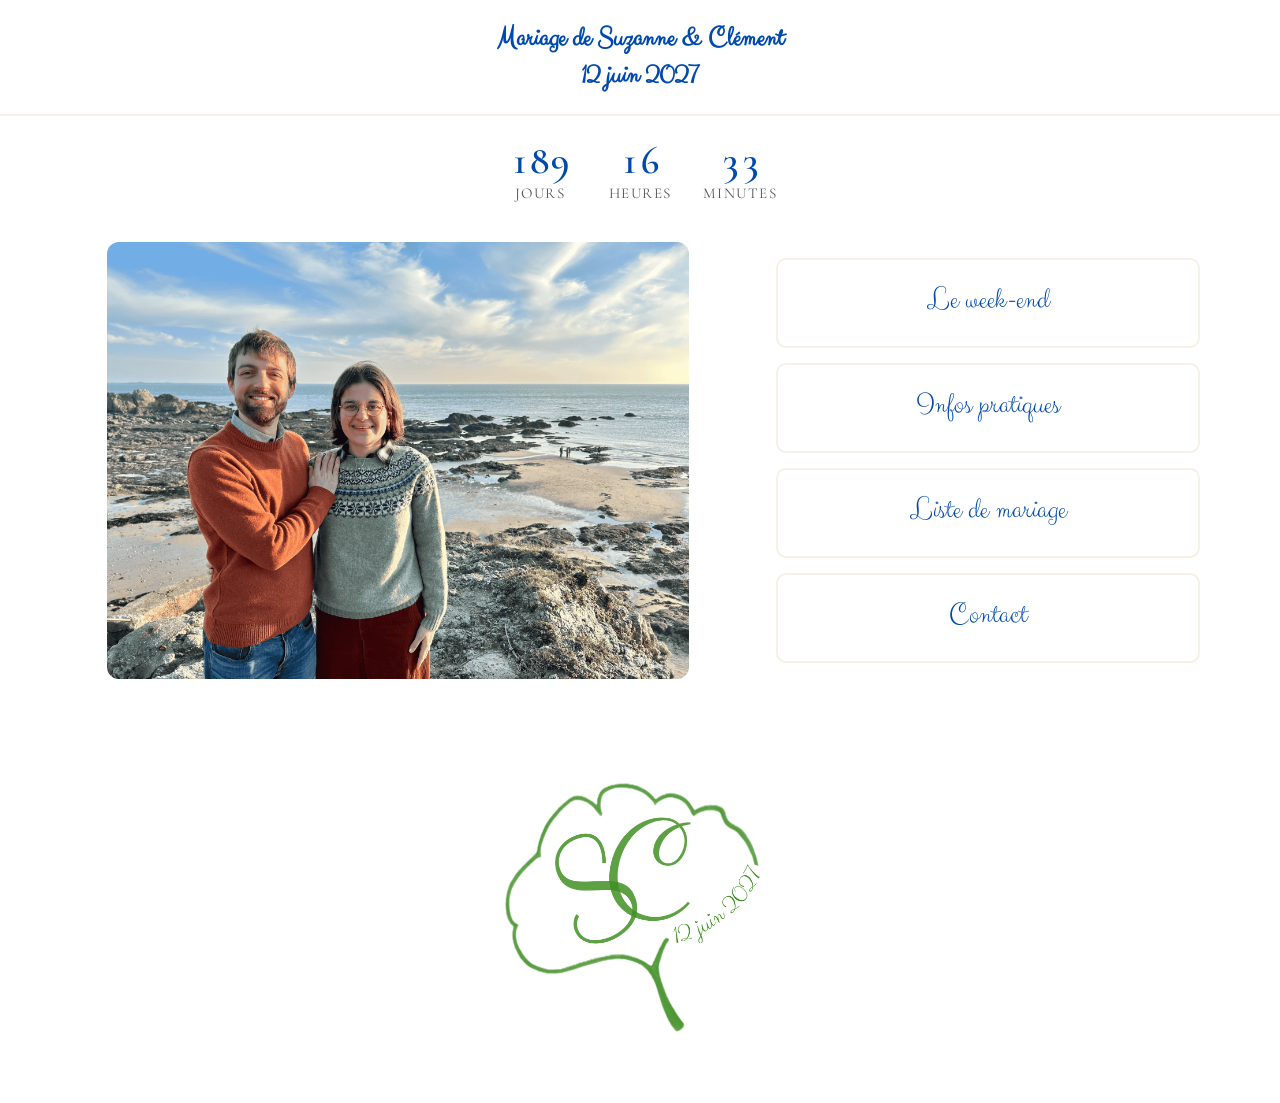
<file: index.html>
<!DOCTYPE html>
<html lang="fr">
<head>
  <meta charset="UTF-8" />
  <meta name="viewport" content="width=device-width, initial-scale=1.0" />
  <title>Suzanne & Clément - 12 juin 2027</title>

  <!-- Preconnect + Fonts -->
  <link rel="preconnect" href="https://fonts.googleapis.com">
  <link rel="preconnect" href="https://fonts.gstatic.com" crossorigin>
  <link href="https://fonts.googleapis.com/css2?family=Clicker+Script&family=Cormorant+Garamond:wght@300;400;600&display=swap" rel="stylesheet">

  <!-- CSS -->
  <link rel="stylesheet" href="/assets/css/style.css" />
  <link rel="stylesheet" href="/assets/css/header.css" />
  <link rel="stylesheet" href="/assets/css/home.css" />
</head>

<body>

  <nav class="site-header">
    <a href="/index.html" class="header">Mariage de Suzanne & Clément<br>12 juin 2027</a>
  </nav>

  <main id="main">

    <div class="countdown" data-countdown>
      <div class="unit">
        <div class="value" data-days>–</div>
        <div class="label">jours</div>
      </div>
      <div class="unit">
        <div class="value" data-hours>–</div>
        <div class="label">heures</div>
      </div>
      <div class="unit">
        <div class="value" data-minutes>–</div>
        <div class="label">minutes</div>
      </div>
    </div>
    <p class="place" data-countdown-message hidden style="text-align:center; margin-top: 20px;">C'est le grand jour !</p>

<div class="hero-teaser">

  <div class="hero">
    <img
      src="/assets/images/suzanne_clement.png"
      alt="Suzanne et Clément au Croisic"
      class="hero-image"
      width="582"
      height="567"
      loading="eager"
      fetchpriority="high">
  </div>

  <nav class="teaser" aria-label="Rubriques du site">
    <a href="/pages/weekend.html">
      <span class="teaser-title">Le week-end</span>
    </a>
    <a href="/pages/informations-pratiques.html">
      <span class="teaser-title">Infos pratiques</span>
    </a>
    <a href="/pages/liste-mariage.html">
      <span class="teaser-title">Liste de mariage</span>
    </a>
    <a href="/pages/contact.html">
      <span class="teaser-title">Contact</span>
    </a>
  </nav>

</div>

  <div class="logo">
    <img
        src="/assets/images/logo.png"
        alt="Logo du mariage"
        class="hero-image"
        loading="lazy">
  </div>

  </main>

  <script src="/assets/js/menu.js" defer></script>
  <script src="/assets/js/countdown.js" defer></script>

</body>
</html>
</file>
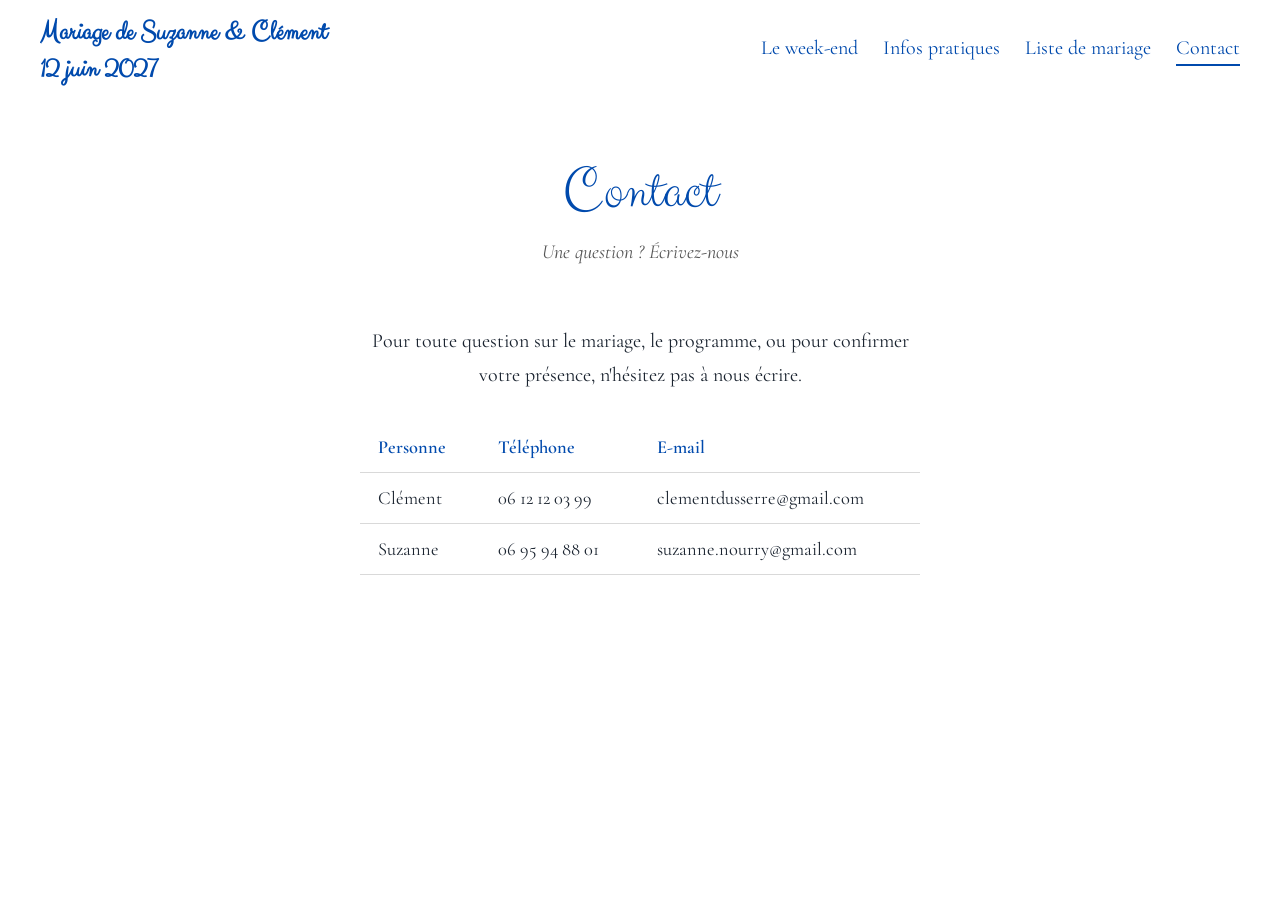
<file: pages/contact.html>
<!DOCTYPE html>
<html lang="fr">
<head>
  <meta charset="UTF-8" />
  <meta name="viewport" content="width=device-width, initial-scale=1.0" />
  <title>Contact - Mariage Suzanne & Clément</title>
  <meta name="description" content="Une question sur le mariage de Suzanne et Clément le 12 juin 2027 ? Contactez-nous." />
  <meta property="og:title" content="Contact - Mariage Suzanne & Clément" />
  <meta property="og:description" content="Écrivez-nous pour toute question sur le mariage." />
  <meta property="og:type" content="website" />
  <link rel="canonical" href="https://mariagesuzanneclement.fr/pages/contact.html" />
  <link rel="icon" type="image/svg+xml" href="/assets/images/favicon.svg" />

  <link rel="preconnect" href="https://fonts.googleapis.com">
  <link rel="preconnect" href="https://fonts.gstatic.com" crossorigin>
  <link href="https://fonts.googleapis.com/css2?family=Clicker+Script&family=Cormorant+Garamond:wght@300;400;600&display=swap" rel="stylesheet">

  <link rel="stylesheet" href="/assets/css/style.css" />
  <link rel="stylesheet" href="/assets/css/header.css" />
  <link rel="stylesheet" href="/assets/css/contact.css" />
</head>

<body>

  <nav>
    <a href="/index.html" class="header">Mariage de Suzanne & Clément<br>12 juin 2027</a>

    <input type="checkbox" id="toggle">
    <label for="toggle" class="burger" aria-label="Ouvrir le menu">☰</label>

    <div class="menu">
      <a href="/pages/weekend.html">Le week-end</a>
      <a href="/pages/informations-pratiques.html">Infos pratiques</a>
      <a href="/pages/liste-mariage.html">Liste de mariage</a>
      <a href="/pages/contact.html" aria-current="page">Contact</a>
    </div>
  </nav>

  <main id="main">

    <header class="page-header">
      <h1>Contact</h1>
      <p>Une question ? Écrivez-nous</p>
    </header>

    <section class="section">
      <div class="contact-wrap">
        <p>Pour toute question sur le mariage, le programme, ou pour confirmer votre présence, n'hésitez pas à nous écrire.</p>

        <table class="contact-table">
          <thead>
            <tr>
              <th>Personne</th>
              <th>Téléphone</th>
              <th>E-mail</th>
            </tr>
          </thead>
          <tbody>
            <tr>
              <td>Clément</td>
              <td><a href="tel:+33612120399">06 12 12 03 99</a></td>
              <td><a href="mailto:clementdusserre@gmail.com">clementdusserre@gmail.com</a></td>
            </tr>
            <tr>
              <td>Suzanne</td>
              <td><a href="tel:+33695948801">06 95 94 88 01</a></td>
              <td><a href="mailto:suzanne.nourry@gmail.com">suzanne.nourry@gmail.com</a></td>
            </tr>
          </tbody>
        </table>
        
      </div>
    </section>

  </main>
  <script src="/assets/js/menu.js" defer></script>

</body>
</html>
</file>
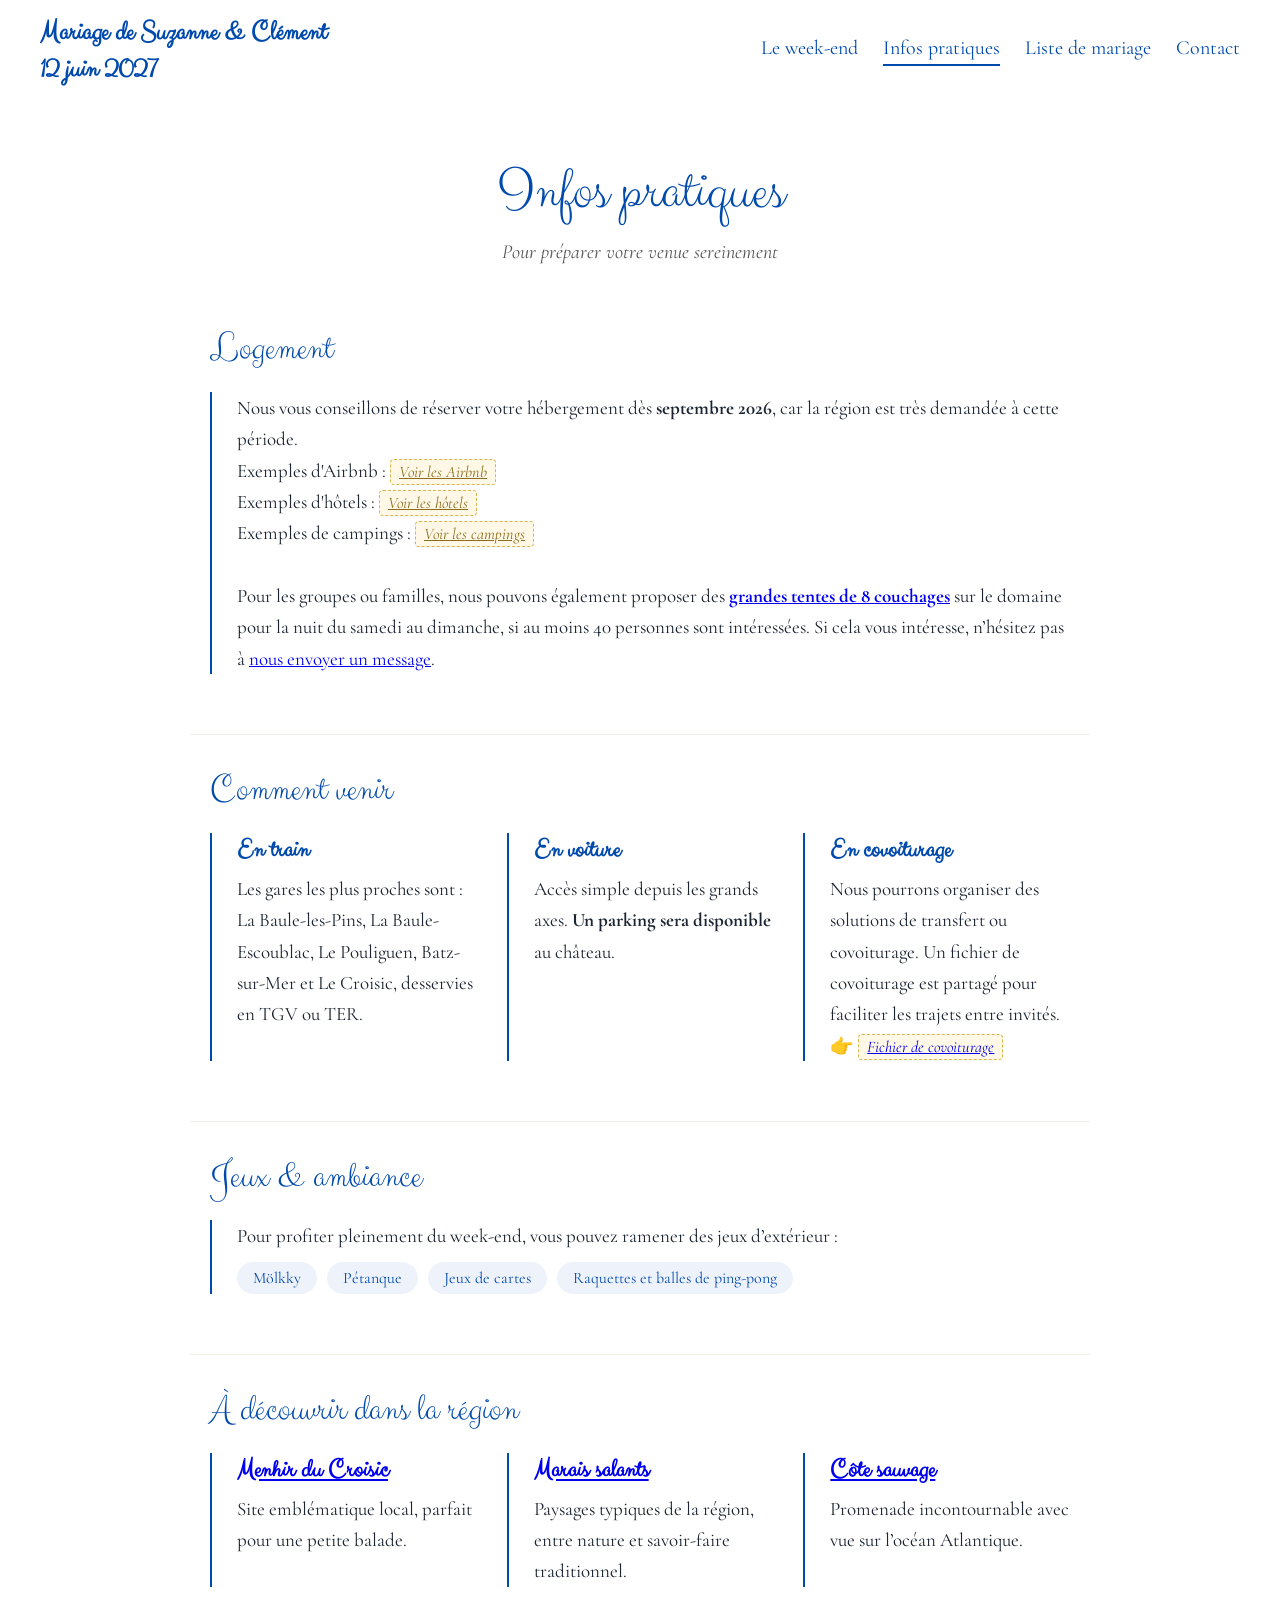
<file: pages/informations-pratiques.html>
<!DOCTYPE html>
<html lang="fr">
<head>
  <meta charset="UTF-8" />
  <meta name="viewport" content="width=device-width, initial-scale=1.0" />
  <title>Informations pratiques - Mariage Suzanne & Clément</title>
  <meta name="description" content="Adresse du lieu, hébergements conseillés, dress code et conseils pratiques pour le mariage de Suzanne et Clément le 12 juin 2027." />
  <meta property="og:title" content="Informations pratiques - Mariage Suzanne & Clément" />
  <meta property="og:description" content="Adresse, logement, dress code : tout ce qu'il faut savoir avant de venir." />
  <meta property="og:type" content="website" />
  <link rel="canonical" href="https://mariagesuzanneclement.fr/pages/informations-pratiques.html" />
  <link rel="icon" type="image/svg+xml" href="/assets/images/favicon.svg" />

  <link rel="preconnect" href="https://fonts.googleapis.com">
  <link rel="preconnect" href="https://fonts.gstatic.com" crossorigin>
  <link href="https://fonts.googleapis.com/css2?family=Clicker+Script&family=Cormorant+Garamond:wght@300;400;600&display=swap" rel="stylesheet">

  <link rel="stylesheet" href="/assets/css/style.css" />
  <link rel="stylesheet" href="/assets/css/header.css" />
  <link rel="stylesheet" href="/assets/css/informations-pratiques.css" />
</head>

<body>

  <nav>
    <a href="/index.html" class="header">Mariage de Suzanne & Clément<br>12 juin 2027</a>

    <input type="checkbox" id="toggle">
    <label for="toggle" class="burger" aria-label="Ouvrir le menu">☰</label>

    <div class="menu">
      <a href="/pages/weekend.html">Le week-end</a>
      <a href="/pages/informations-pratiques.html" aria-current="page">Infos pratiques</a>
      <a href="/pages/liste-mariage.html">Liste de mariage</a>
      <a href="/pages/contact.html">Contact</a>
    </div>
  </nav>

  <main id="main">

    <header class="page-header">
      <h1>Infos pratiques</h1>
      <p>Pour préparer votre venue sereinement</p>
    </header>

    <section class="section">
      <h2>Logement</h2>
    
      <div class="rule-block">  
        <p>
          Nous vous conseillons de réserver votre hébergement dès <strong>septembre 2026</strong>, car la région est très demandée à cette période.
        <br></p>
        <p>
            Exemples d'Airbnb : <a href="https://www.airbnb.fr/s/Gu%C3%A9rande/homes?refinement_paths%5B%5D=%2Fhomes&acp_id=c9c6e1f9-29df-4b58-a4cb-7bcd85df9ed4&date_picker_type=flexible_dates&place_id=ChIJKSG-_vFbBUgRelqdrYm_eZk&checkin=2027-06-11&checkout=2027-06-13&flexible_trip_dates%5B%5D=june&flexible_trip_lengths%5B%5D=weekend_trip&search_type=user_map_move&query=Gu%C3%A9rande&monthly_start_date=2026-08-01&monthly_length=3&monthly_end_date=2026-11-01&search_mode=regular_search&price_filter_input_type=2&price_filter_num_nights=2&channel=EXPLORE&ne_lat=47.4379549404845&ne_lng=-2.101530877960016&sw_lat=47.20959962047568&sw_lng=-2.6482293660076834&zoom=10.652132451718126&zoom_level=10.652132451718126&search_by_map=true" class="placeholder">Voir les Airbnb</a>
        <br></p>
        <p>
            Exemples d'hôtels : <a href="https://www.booking.com/searchresults.fr.html?ss=Gu%C3%A9rande%2C+Pays+de+la+Loire%2C+France&efdco=1&label=msn-ibltU10Yl8poOiWh0QwWxQ-79989658705793%3Atikwd-79989834233189%3Aloc-66%3Anes%3Amte%3Alp125790%3Adec%3Acid518940845%3Aagid1279832834469410%3Aclkid0596a7b240d41754a092cdf9adf58022&aid=2369661&lang=fr&sb=1&src_elem=sb&src=index&dest_id=-1430984&dest_type=city&ac_position=0&ac_click_type=b&ac_langcode=fr&ac_suggestion_list_length=5&search_selected=true&search_pageview_id=fd807e9284120259&ac_meta=GhBmZDgwN2U5Mjg0MTIwMjU5IAAoATICZnI6CWd1w6lyYW5kZQ%3D%3D&ltfd=5%3A1%3A6-2027%3A1%3A&group_adults=2&no_rooms=1&group_children=0#map_opened" class="placeholder">Voir les hôtels</a>
        <br></p>
        <p>
            Exemples de campings : <a href="https://www.google.fr/maps/search/campings/@47.3237137,-2.474753,18037m/data=!3m2!1e3!4b1?entry=ttu&g_ep=EgoyMDI2MDYyOS4wIKXMDSoASAFQAw%3D%3D" class="placeholder">Voir les campings</a>
        </p>
        <p>
          <br>
          Pour les groupes ou familles, nous pouvons également proposer des <a href="https://drive.google.com/drive/folders/19ci7PReuGDOrZiH2mQvT9zT5xe9UisGL?usp=sharing"><strong>grandes tentes de 8 couchages</strong></a> sur le domaine pour la nuit du samedi au dimanche, si au moins 40 personnes sont intéressées.
          Si cela vous intéresse, n’hésitez pas à <a href="/pages/contact.html">nous envoyer un message</a>.
        <br></p>
      </div>
    </section>

    <section class="section">
      <h2>Comment venir</h2>
    
      <div class="info-grid">

        <div class="rule-block">
          <h3>En train</h3>
          <p>
            Les gares les plus proches sont : La Baule-les-Pins, La Baule-Escoublac, Le Pouliguen, Batz-sur-Mer et Le Croisic, desservies en TGV ou TER.
          </p>
        </div>
    
        <div class="rule-block">
          <h3>En voiture</h3>
          <p>
            Accès simple depuis les grands axes. <strong>Un parking sera disponible</strong> au château.
          </p>
        </div>

        <div class="rule-block">
          <h3>En covoiturage</h3>
          <p>
             Nous pourrons organiser des solutions de transfert ou covoiturage. Un fichier de covoiturage est partagé pour faciliter les trajets entre invités.
            👉 <span class="placeholder"><a href ="https://docs.google.com/spreadsheets/d/1cm-o9g4kykCCPdDHs7USeaX0PWeoiXC0iuXTr4AXaZg/edit?usp=sharing">Fichier de covoiturage</a></span>
          </p>
        </div>
      </div>
    </section>

    <section class="section">
      <h2>Jeux & ambiance</h2>
    
      <div class="rule-block">
        <p>
          Pour profiter pleinement du week-end, vous pouvez ramener des jeux d’extérieur :
        </p>
    
        <div class="tag-list">
          <span>Mölkky</span>
          <span>Pétanque</span>
          <span>Jeux de cartes</span>
          <span>Raquettes et balles de ping-pong</span>
        </div>
      </div>
    </section>

    <section class="section">
      <h2>À découvrir dans la région</h2>
    
      <div class="info-grid">
    
        <div class="rule-block">
          <h3><a href = "https://maps.app.goo.gl/vfY2ufVMNT8CFocZ8">Menhir du Croisic</a></h3>
          <p>
            Site emblématique local, parfait pour une petite balade.
          </p>
        </div>
    
        <div class="rule-block">
          <h3><a href="https://maps.app.goo.gl/1sdYBYM3kkj7evs96">Marais salants</a></h3>
          <p>
            Paysages typiques de la région, entre nature et savoir-faire traditionnel.
          </p>
        </div>
    
        <div class="rule-block">
          <h3><a href="https://www.google.fr/maps/dir/47.3010101,-2.5284043/47.2992686,-2.5360029/47.2973062,-2.545014/47.2927319,-2.5467486/47.2898759,-2.5408824/47.2872638,-2.5238235/47.2853352,-2.5166976/@47.2919634,-2.5398907,3681m/data=!3m1!1e3!4m10!4m9!1m1!4e1!1m0!1m0!1m0!1m0!1m0!1m0!3e2?entry=ttu&g_ep=EgoyMDI2MDgxMi4wIKXMDSoASAFQAw%3D%3D">Côte sauvage</a></h3>
          <p>
            Promenade incontournable avec vue sur l’océan Atlantique.
          </p>
        </div>
    
      </div>
    </section>

  </main>

  <script src="/assets/js/menu.js" defer></script>

</body>
</html>
</file>
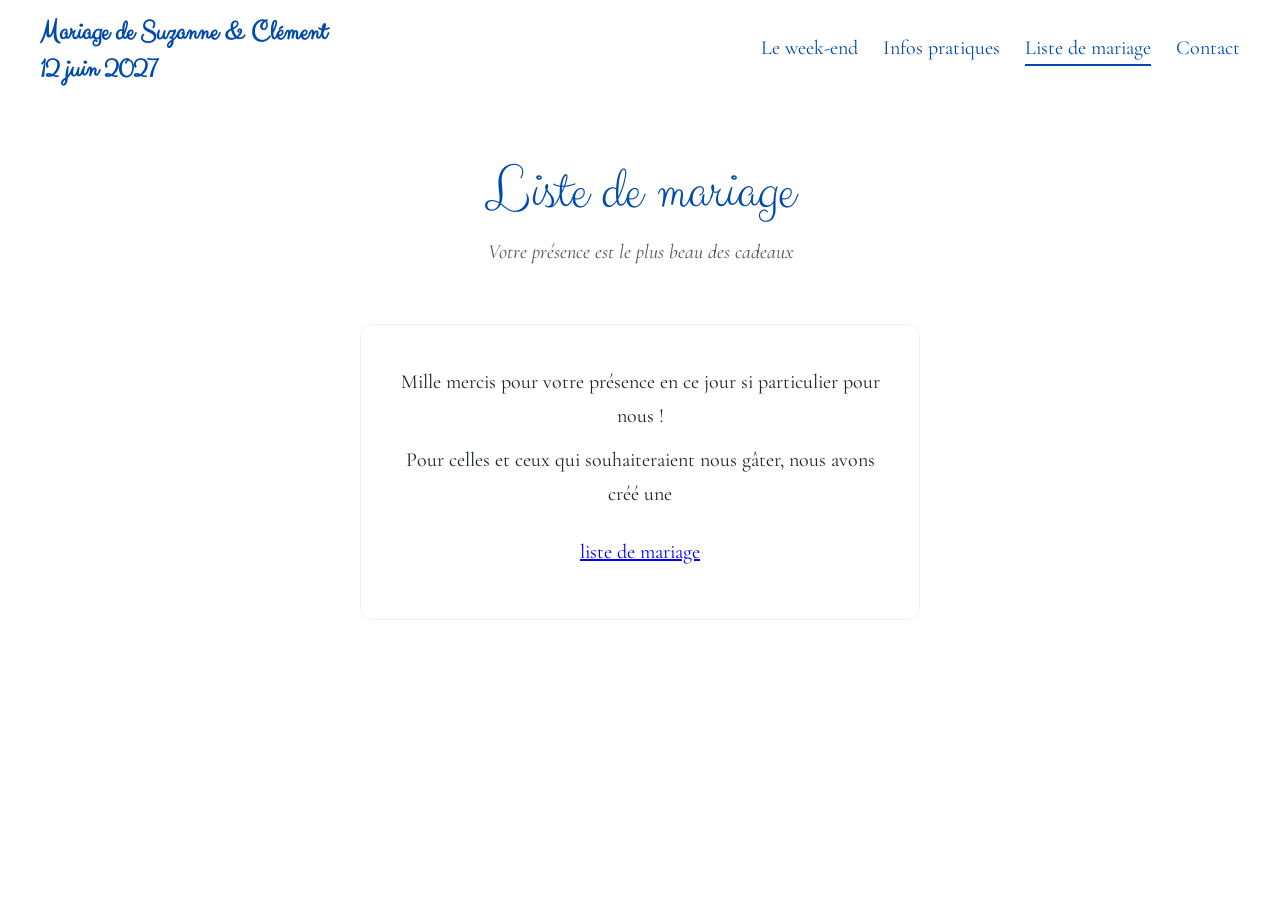
<file: pages/liste-mariage.html>
<!DOCTYPE html>
<html lang="fr">
<head>
  <meta charset="UTF-8" />
  <meta name="viewport" content="width=device-width, initial-scale=1.0" />
  <title>Liste de mariage - Mariage Suzanne & Clément</title>
  <meta name="description" content="La liste de mariage de Suzanne et Clément pour le 12 juin 2027." />
  <meta property="og:title" content="Liste de mariage - Mariage Suzanne & Clément" />
  <meta property="og:description" content="Pour ceux qui souhaitent nous gâter le jour J." />
  <meta property="og:type" content="website" />
  <link rel="canonical" href="https://mariagesuzanneclement.fr/pages/liste-mariage.html" />
  <link rel="icon" type="image/svg+xml" href="/assets/images/favicon.svg" />

  <link rel="preconnect" href="https://fonts.googleapis.com">
  <link rel="preconnect" href="https://fonts.gstatic.com" crossorigin>
  <link href="https://fonts.googleapis.com/css2?family=Clicker+Script&family=Cormorant+Garamond:wght@300;400;600&display=swap" rel="stylesheet">

  <link rel="stylesheet" href="/assets/css/style.css" />
  <link rel="stylesheet" href="/assets/css/header.css" />
  <link rel="stylesheet" href="/assets/css/liste-mariage.css" />
</head>

<body>

  <nav>
    <a href="/index.html" class="header">Mariage de Suzanne & Clément<br>12 juin 2027</a>

    <input type="checkbox" id="toggle">
    <label for="toggle" class="burger" aria-label="Ouvrir le menu">☰</label>

    <div class="menu">
      <a href="/pages/weekend.html">Le week-end</a>
      <a href="/pages/informations-pratiques.html">Infos pratiques</a>
      <a href="/pages/liste-mariage.html" aria-current="page">Liste de mariage</a>
      <a href="/pages/contact.html">Contact</a>
    </div>
  </nav>

  <main id="main">

    <header class="page-header">
      <h1>Liste de mariage</h1>
      <p>Votre présence est le plus beau des cadeaux</p>
    </header>
    
    <section class="section">
      <div class="gift-card">
        <p>Mille mercis pour votre présence en ce jour si particulier pour nous !</p>
        <p>Pour celles et ceux qui souhaiteraient nous gâter, nous avons créé une </p>
        <p style="margin-top: 24px;"><a href="https://www.millemercismariage.com/clemsusu/liste.html">liste de mariage</a></p>
      </div>
    </section>

  </main>

  <script src="/assets/js/menu.js" defer></script>

</body>
</html>
</file>
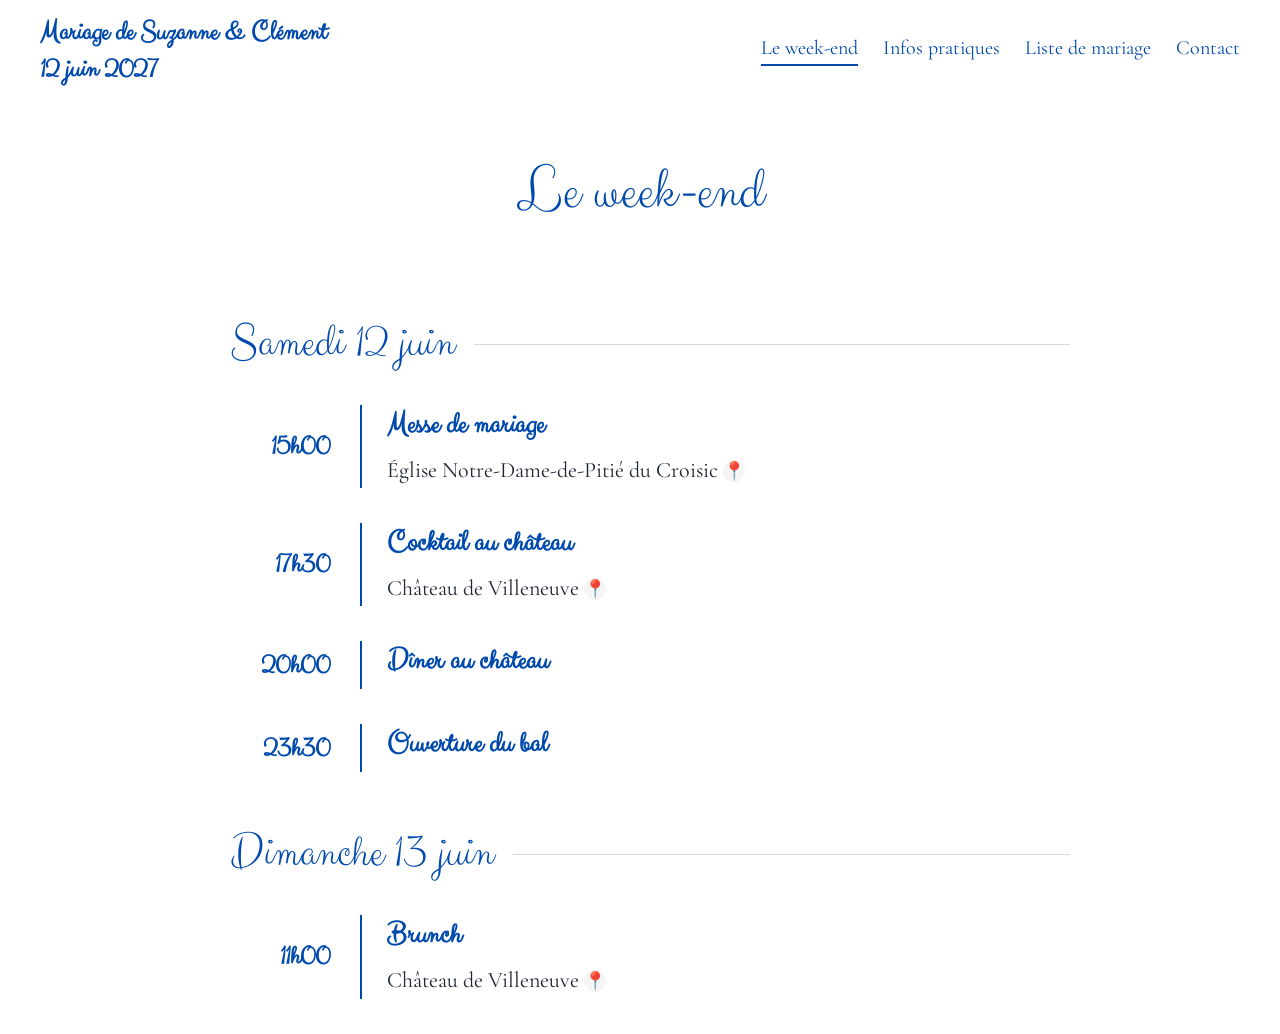
<file: pages/weekend.html>
<!DOCTYPE html>
<html lang="fr">
<head>
  <meta charset="UTF-8" />
  <meta name="viewport" content="width=device-width, initial-scale=1.0" />
  <title>Le week-end - Mariage Suzanne & Clément</title>
  <meta name="description" content="Le programme du week-end de mariage de Suzanne et Clément, le 12 juin 2027 : cérémonie, cocktail, dîner, bal et brunch du lendemain." />
  <meta property="og:title" content="Le week-end - Mariage Suzanne & Clément" />
  <meta property="og:description" content="Le déroulé complet du week-end : cérémonie, cocktail, dîner, bal et brunch." />
  <meta property="og:type" content="website" />
  <link rel="canonical" href="https://mariagesuzanneclement.fr/pages/weekend.html" />
  <link rel="icon" type="image/svg+xml" href="/assets/images/favicon.svg" />

  <!-- Fonts -->
  <link rel="preconnect" href="https://fonts.googleapis.com">
  <link rel="preconnect" href="https://fonts.gstatic.com" crossorigin>
  <link href="https://fonts.googleapis.com/css2?family=Clicker+Script&family=Cormorant+Garamond:wght@300;400;600&display=swap" rel="stylesheet">

  <!-- CSS -->
  <link rel="stylesheet" href="/assets/css/style.css" />
  <link rel="stylesheet" href="/assets/css/header.css" />
  <link rel="stylesheet" href="/assets/css/weekend.css" />
</head>

<body>

  <nav>
    <a href="/index.html" class="header">Mariage de Suzanne & Clément<br>12 juin 2027</a>

    <input type="checkbox" id="toggle">
    <label for="toggle" class="burger" aria-label="Ouvrir le menu">☰</label>

    <div class="menu">
      <a href="/pages/weekend.html" aria-current="page">Le week-end</a>
      <a href="/pages/informations-pratiques.html">Infos pratiques</a>
      <a href="/pages/liste-mariage.html">Liste de mariage</a>
      <a href="/pages/contact.html">Contact</a>
    </div>
  </nav>

  <main id="main">

    <header class="page-header">
      <h1>Le week-end</h1>
    </header>
    
    <section class="timeline">

      <div class="timeline-day">
        <h2>Samedi 12 juin</h2>
      </div>
    
      <div class="timeline-item">
        <div class="time">15h00</div>
        <div class="content">
          <h2>Messe de mariage</h2>
          <p>Église Notre-Dame-de-Pitié du Croisic <a class="map-link" href="https://maps.app.goo.gl/5zYrwiQgFGLRnB7v5" target="_blank" aria-label="Ouvrir dans Google Maps">📍</a></p>
        </div>
      </div>
    
      <div class="timeline-item">
        <div class="time">17h30</div>
        <div class="content">
          <h2>Cocktail au château</h2>
          <p>Château de Villeneuve <a class="map-link" href="https://maps.app.goo.gl/KUVvLvby3GHizrzz9" target="_blank" aria-label="Ouvrir dans Google Maps">📍</a></p>
        </div>
      </div>
    
      <div class="timeline-item">
        <div class="time">20h00</div>
        <div class="content">
          <h2>Dîner au château</h2>
        </div>
      </div>
    
      <div class="timeline-item">
        <div class="time">23h30</div>
        <div class="content">
          <h2>Ouverture du bal</h2>
        </div>
      </div>
    
      <div class="timeline-day">
        <h2>Dimanche 13 juin</h2>
      </div>
    
      <div class="timeline-item">
        <div class="time">11h00</div>
        <div class="content">
          <h2>Brunch</h2>
          <p>Château de Villeneuve <a class="map-link" href="https://maps.app.goo.gl/KUVvLvby3GHizrzz9" target="_blank" aria-label="Ouvrir dans Google Maps">📍</a></p>
        </div>
      </div>
    
    </section>
  </main>

  <script src="/assets/js/menu.js" defer></script>

</body>
</html>
</file>
<file: assets/css/style.css>
:root {
  --blue: #004aad;
  --blue-soft: #eef2fb;
  --sand: #f6f1e6;
  --ink: #1b2430;
  --line: #d9c9a3;
}

/* ===== BASE ===== */
* {
  margin: 0;
  padding: 0;
  box-sizing: border-box;
}

html {
  scroll-behavior: smooth;
}

body {
  font-family: 'Cormorant Garamond', serif;
  min-height: 100vh;
  display: flex;
  flex-direction: column;
  background: white;
  color: var(--ink);
}

main {
  flex: 1;
}

a:focus-visible,
button:focus-visible,
label:focus-visible {
  outline: 2px solid var(--blue);
  outline-offset: 3px;
}

/* ===== PAGE HEADER (bandeau de titre des sous-pages) ===== */
.page-header {
  text-align: center;
  padding: 50px 20px 30px;
}

.page-header h1 {
  font-family: 'Clicker Script', cursive;
  color: var(--blue);
  font-size: 60px;
  font-weight: 400;
}

.page-header p {
  font-size: 20px;
  font-style: italic;
  color: #555;
  margin-top: 8px;
}

/* ===== SECTIONS GÉNÉRIQUES ===== */
.section {
  max-width: 900px;
  margin: 0 auto;
  padding: 30px 20px 30px;
}

.section + .section {
  border-top: 1px solid var(--sand);
}

.section h2 {
  font-family: 'Clicker Script', cursive;
  color: var(--blue);
  font-size: 38px;
  font-weight: 400;
  margin-bottom: 18px;
}

.section p {
  font-size: 20px;
  line-height: 1.7;
}

.rule-block {
  border-left: 2px solid var(--blue);
  padding-left: 25px;
  margin-bottom: 30px;
}

.rule-block h3 {
  font-family: 'Clicker Script', cursive;
  font-size: 26px;
  color: var(--blue);
  margin-bottom: 6px;
  font-weight: 600;
}

.rule-block p {
  font-size: 19px;
  line-height: 1.65;
}

.placeholder {
  color: #8a6d1d;
  background: #fff8e6;
  border: 1px dashed #d9b64a;
  padding: 2px 8px;
  border-radius: 4px;
  font-style: italic;
  font-size: 0.85em;
}

/* ===== BOUTONS ===== */
.btn {
  display: inline-block;
  border: 1.5px solid var(--blue);
  color: var(--blue);
  text-decoration: none;
  font-family: 'Cormorant Garamond', serif;
  font-size: 19px;
  padding: 12px 28px;
  border-radius: 30px;
  transition: background 0.2s, color 0.2s;
}

.btn:hover {
  background: var(--blue);
  color: #fff;
}

.btn-solid {
  background: var(--blue);
  color: #fff;
}

.btn-solid:hover {
  background: #003580;
  color: #fff;
}

.btn-row {
  display: flex;
  flex-wrap: wrap;
  gap: 16px;
  justify-content: center;
  margin-top: 28px;
}

/* ===== NAV ===== */
nav {
  display: flex;
  justify-content: space-between;
  align-items: center;
  padding: 14px 40px;
  position: relative;
}

.menu {
  display: flex;
  gap: 25px;
}

.menu a {
  text-decoration: none;
  color: var(--blue);
  font-size: 20px;
  transition: opacity 0.2s;
  padding-bottom: 4px;
  border-bottom: 2px solid transparent;
}

.menu a:hover {
  opacity: 0.6;
}

.menu a[aria-current="page"] {
  border-bottom: 2px solid var(--blue);
}

/* ===== BURGER MENU ===== */
.burger {
  display: none;
  font-size: 30px;
  cursor: pointer;
  color: var(--blue);
}

#toggle {
  display: none;
}

/* ===== RESPONSIVE ===== */
@media (max-width: 768px) {
  .burger {
    display: block;
  }

  .menu {
    display: none;
    flex-direction: column;
    position: absolute;
    top: 70px;
    right: 20px;
    background: white;
    padding: 15px;
    border: 1px solid #eee;
  }

  #toggle:checked + .burger + .menu {
    display: flex;
  }

  .page-header {
    text-align: center;
    padding: 20px 20px 20px;
  }

  .page-header h1 {
    text-align: center;
    font-family: 'Clicker Script', cursive;
    color: #004aad;
    font-size: 64px;
  }

  .page-header p {
    font-size: 17px;
  }

  .section h2 {
    font-size: 30px;
  }

  .section p,
  .rule-block p {
    font-size: 18px;
  }

  .rule-block h3 {
    font-size: 22px;
  }
}
</file>
<file: assets/css/header.css>
.site-header {
  width: 100%;
  text-align: center;
  padding: 20px 0;
  display: inline;
  border-bottom: 2px solid var(--sand);
}

.header {
  display: inline-block;
  text-decoration: none;
  color: #004aad;
  font-family: 'Clicker Script', cursive;
  font-size: 28px;
  font-weight: 600;
}
</file>
<file: assets/css/home.css>
/* ===== PAGE ACCUEIL ===== */

.intro {
  text-align: center;
  max-width: 640px;
  margin: 0 auto;
  padding: 46px 20px 10px;
}

.intro .eyebrow {
  font-size: 17px;
  letter-spacing: 3px;
  text-transform: uppercase;
  color: var(--blue);
  opacity: 0.75;
}

.intro h1 {
  font-family: 'Clicker Script', cursive;
  color: var(--blue);
  font-size: 76px;
  font-weight: 400;
  line-height: 1.15;
  margin: 6px 0 4px;
}

.intro .date {
  font-size: 24px;
  letter-spacing: 1px;
}

.intro .place {
  font-size: 19px;
  font-style: italic;
  color: #555;
  margin-top: 4px;
}

/* ===== COMPTE A REBOURS ===== */
.countdown {
  display: flex;
  justify-content: center;
  gap: 22px;
  flex-wrap: wrap;
  margin: 20px auto 20px;
}

.countdown .unit {
  min-width: 78px;
}

.countdown .value {
  font-size: 40px;
  font-weight: 600;
  color: var(--blue);
  font-variant-numeric: tabular-nums;
  text-align: center;
}

.countdown .label {
  font-size: 15px;
  text-transform: uppercase;
  letter-spacing: 1.5px;
  color: #555;
  text-align: center;
}

/* ===== HERO PHOTO ===== */
.hero {
    padding: 0;
    text-align: center;
}

.hero-image {
    display: block;
    max-width: 90%;
    height: auto;
    margin: 0 auto 0;
    border-radius: 12px;
}

.logo {
    display: block;
    width: 30%;
    height: auto;
    margin: 0 auto 0;
}

/* ===== TEASER (apercu des rubriques) ===== */
.teaser {
  max-width: 90%;
  margin: 20px auto 0px;
  padding: 0 20px;
  display: grid;
  grid-template-columns: repeat(auto-fit, minmax(190px, 1fr));
  gap: 15px;
  text-align: center;
}

.teaser a {
  display: block;
  text-decoration: none;
  color: var(--ink);
  border: 2px solid var(--sand);
  border-radius: 10px;
  padding: 10px 16px;
  transition: border-color 0.2s, transform 0.2s;
}

.teaser a:hover {
  border-color: var(--blue);
  transform: translateY(-3px);
}

.teaser .teaser-title {
  font-family: 'Clicker Script', cursive;
  color: var(--blue);
  font-size: 30px;
  display: block;
  margin-bottom: 6px;
}

.teaser .teaser-desc {
  font-size: 17px;
  color: #555;
}

@media (max-width: 768px) {
  .intro h1 {
    font-size: 52px;
  }

  .intro .date {
    font-size: 19px;
  }

  .countdown .value {
    font-size: 30px;
  }

  .countdown .unit {
    min-width: 62px;
  }
}

/* ===== Desktop : photo à gauche, menu à droite ===== */
@media (min-width: 1024px) {

  .hero-teaser {
    max-width: 1200px;
    margin: 40px auto;
    padding: 0 40px;

    display: grid;
    grid-template-columns: 1.2fr 0.8fr;
    align-items: center;
    gap: 60px;
  }

  .hero {
    margin: 0;
  }

  .hero-image {
    max-width: 100%;
  }

  .teaser {
      margin: 0;
      padding: 0;
      max-width: none;
  
      display: grid;
      grid-template-columns: 1fr;
      gap: 15px;
  }

  .teaser a {
      display: flex;
      align-items: center;
      justify-content: center;
      min-height: 90px; /* à ajuster selon le rendu souhaité */
  }
}
</file>
<file: assets/css/contact.css>
/* ===== PAGE CONTACT ===== */

.contact-wrap {
  max-width: 560px;
  margin: 0 auto;
  text-align: center;
}

.contact-table {
  width: 100%;
  max-width: 700px;
  margin: 30px auto;
  border-collapse: collapse;
  font-family: 'Cormorant Garamond', serif;
  font-size: 1.15rem;
}

.contact-table th,
.contact-table td {
  padding: 14px 18px;
  text-align: left;
  border-bottom: 1px solid #d9d9d9;
}

.contact-table th {
  color: #004aad;
  font-weight: 600;
}

.contact-table a {
  color: inherit;
  text-decoration: none;
}

.contact-table a:hover {
  color: #004aad;
  text-decoration: underline;
}

@media (max-width: 600px) {
  .contact-table {
    font-size: 1rem;
  }

  .contact-table th,
  .contact-table td {
    padding: 10px;
  }
}
</file>
<file: assets/css/informations-pratiques.css>
/* ===== PAGE INFOS PRATIQUES ===== */

.info-grid {
  display: grid;
  grid-template-columns: repeat(auto-fit, minmax(260px, 1fr));
  gap: 30px;
}

.map-embed {
  border: 0;
  width: 100%;
  height: 280px;
  border-radius: 10px;
  margin-top: 14px;
}

.tag-list {
  display: flex;
  flex-wrap: wrap;
  gap: 10px;
  margin-top: 10px;
}

.tag-list span {
  background: var(--blue-soft);
  color: var(--blue);
  border-radius: 20px;
  padding: 6px 16px;
  font-size: 16px;
}

@media (max-width: 768px) {
  .map-embed {
    height: 220px;
  }
}
</file>
<file: assets/css/liste-mariage.css>
/* ===== PAGE LISTE DE MARIAGE ===== */

.gift-card {
  max-width: 560px;
  margin: 0 auto;
  text-align: center;
  border: 1px solid var(--sand);
  border-radius: 12px;
  padding: 40px 30px;
}

.gift-card p {
  font-size: 20px;
  line-height: 1.7;
  margin-bottom: 10px;
}
</file>
<file: assets/css/weekend.css>
/* ===== PAGE WEEK-END ===== */

.timeline h1 {
    text-align: center;
    font-family: 'Clicker Script', cursive;
    color: #004aad;
    font-size: 64px;
    margin-bottom: 50px;
}

.timeline {
    max-width: 900px;
    margin: 0 auto;
    padding: 0 20px;
}

.timeline-item {
  display: grid;
  grid-template-columns: 120px 1fr 40px;
  gap: 30px;
  align-items: center;
  margin: 0 auto 35px;
  width: 100%;
}

.time {
    font-family: 'Clicker Script', cursive;
    color: #004aad;
    font-size: 28px;
    font-weight: 600;
    text-align: right;
}

.content {
    border-left: 2px solid #004aad;
    padding-left: 25px;
}

.content h2 {
    font-family: 'Clicker Script', cursive;
    font-size: 30px;
    margin-bottom: 8px;
    color: #004aad;
}

.content p {
    font-size: 22px;
    line-height: 1.6;
}

.content a {
    color: #004aad;
    text-decoration: none;
}

.content a:hover {
    text-decoration: underline;
}

.map-link {
  justify-content: center;
  align-items: center;
  width: 36px;
  height: 36px;
  border-radius: 50%;
  background: #f5f5f5;
  text-decoration: none;
  font-size: 18px;
}

.timeline-day {
  position: relative;
  text-align: left;
  margin: 50px 0 30px;
}

.timeline-day::before {
  content: "";
  position: absolute;
  top: 50%;
  left: 0;
  right: 0;
  height: 1px;
  background: #d9d9d9;
  z-index: 0;
}

.timeline-day h2 {
  position: relative;
  display: inline-block;
  padding: 0 20px;
  background: white;
  font-family: 'Clicker Script', cursive;
  color: #004aad;
  font-size: 3rem;
  font-weight: normal;
  margin: 0;
  z-index: 1;
}

@media (max-width: 768px) {

    .timeline {
        max-width: 700px;
        margin: 30px auto;
        padding: 0 20px;
    }

    .timeline h1 {
        font-size: 46px;
        margin-bottom: 35px;
    }

    .timeline-item {
        display: grid;
        grid-template-columns: 80px 1fr;
        gap: 20px;
        align-items: start;
        margin-bottom: 30px;
    }

    .time {
        font-size: 22px;
        text-align: right;
    }

    .content {
        border-left: 2px solid #004aad;
        padding-left: 20px;
    }

    .content h2 {
        font-size: 24px;
        margin-bottom: 6px;
    }

    .content p {
        font-size: 18px;
    }
}
</file>
